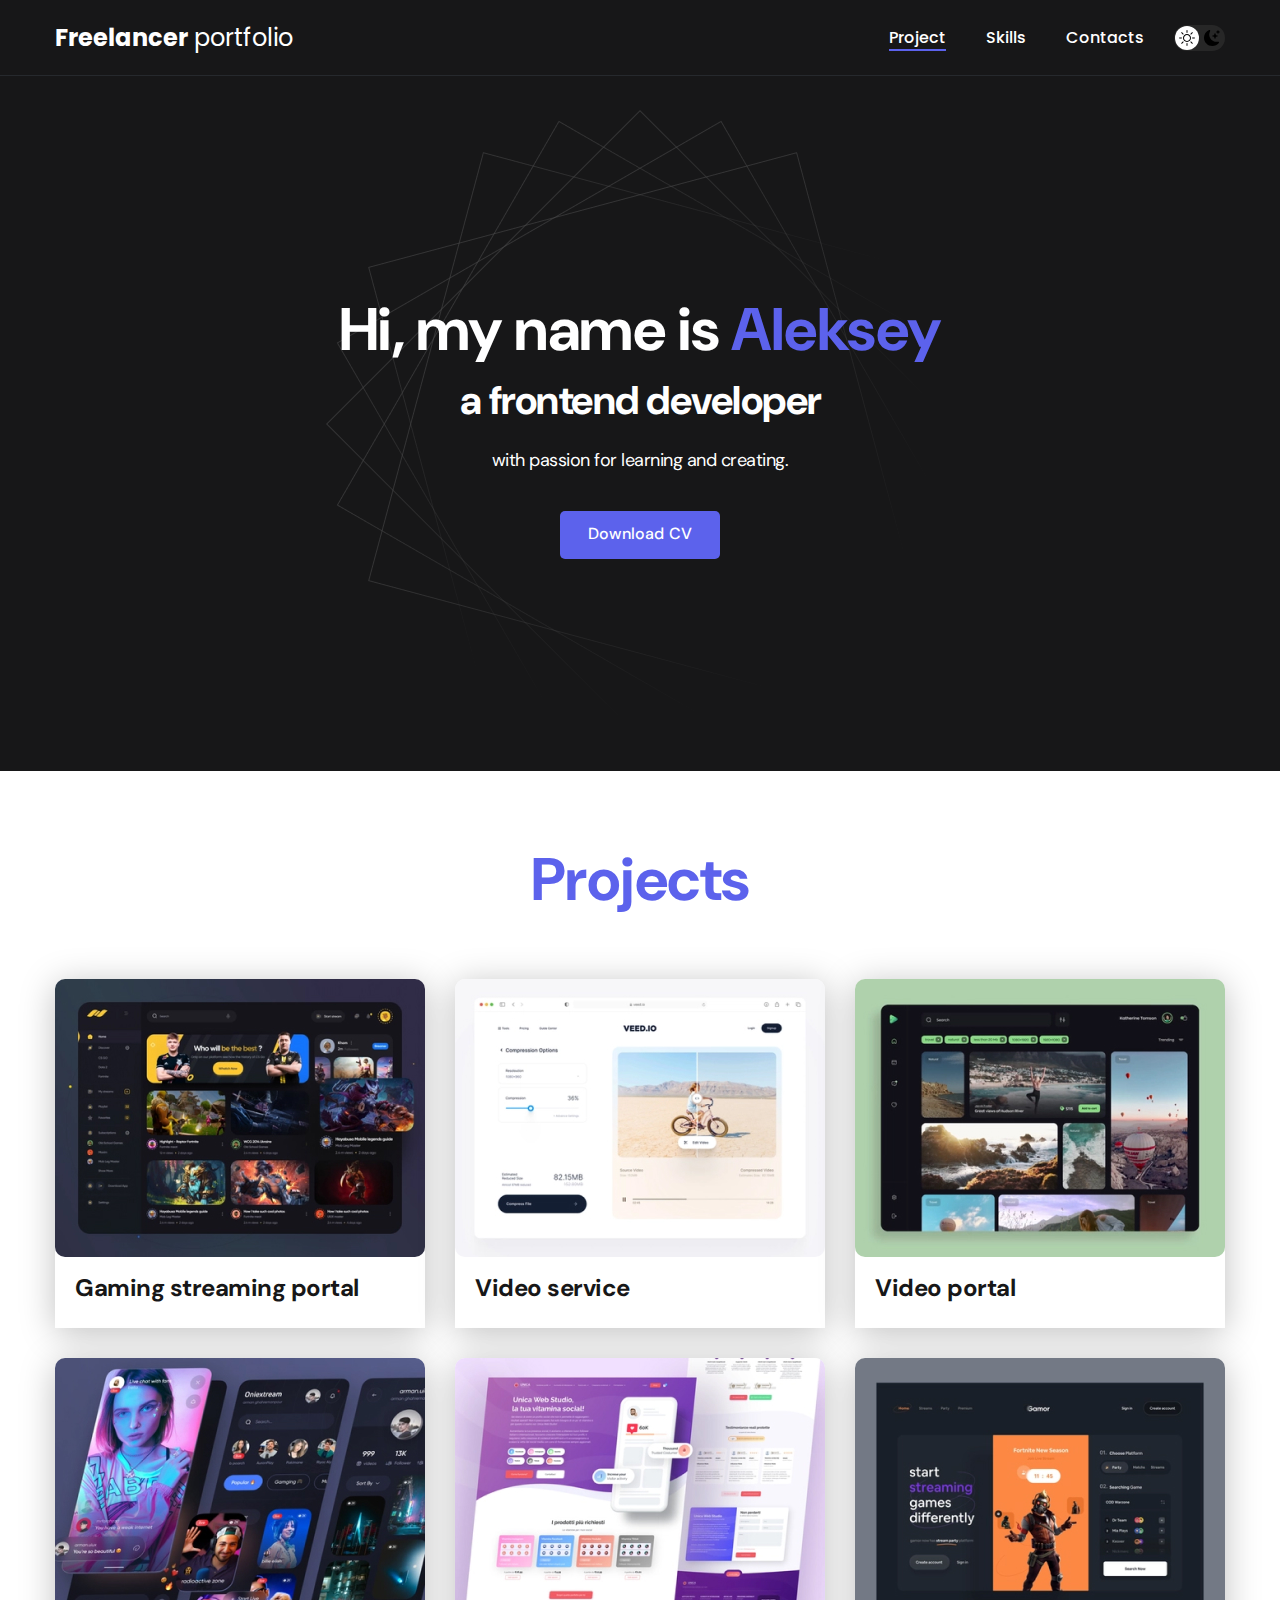
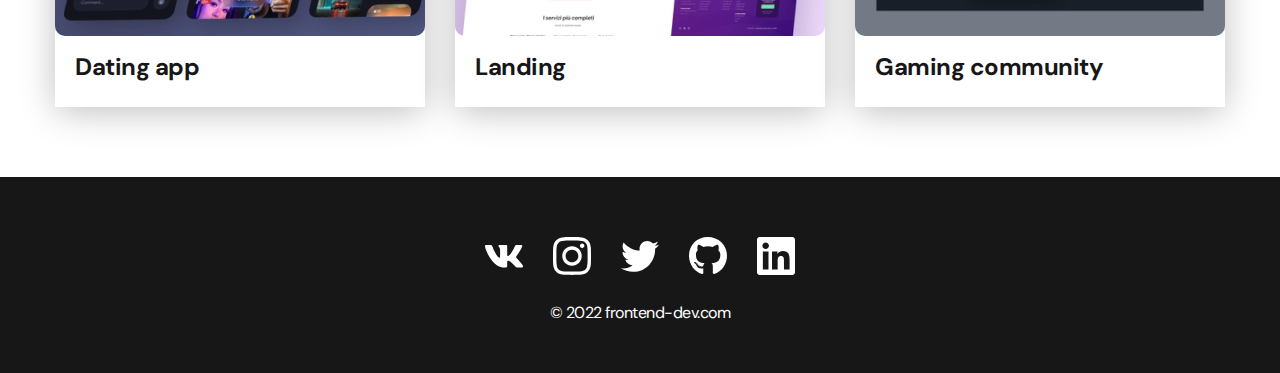
<file: index.html>
<!DOCTYPE html>
<html lang="ru">
<head>
    <meta charset="UTF-8">
    <meta http-equiv="X-UA-Compatible" content="IE=edge">
    <meta name="viewport" content="width=device-width, initial-scale=1.0">
    <title>Portfolio</title>
    <link rel="stylesheet" href="./css/main.css">

</head>
<body>
   <nav class="nav">
        <div class="container">
            <div class="nav-row">
                <a href="./index.html" class="logo"><strong>Freelancer</strong> portfolio</a>
                
                <button class="dark-mode-btn">
                    <img src="./img/icons/sun.svg" alt="light mode" class="dark-mode-btn__icon">
                    <img src="./img/icons/moon.svg" alt="dark mode" class="dark-mode-btn__icon">
                </button>

                <ul class="nav-list">
                    <li class="nav-list__item"><a href="./index.html" class="nav-list__link nav-list__link--active">Project</a></li>
                    <li class="nav-list__item"><a href="./skills.html" class="nav-list__link">Skills</a></li>
                    <li class="nav-list__item"><a href="./contacts.html" class="nav-list__link">Contacts</a></li>
                </ul>
            </div>
        </div>
   </nav>

   <header class="header">
            <div class="header__wrapper">
                    <h1 class="header__title">
                        <strong>Hi, my name is <em>Aleksey</em></strong><br>
                        a frontend developer
                    </h1>
                    <div class="header__text">
                        <p>with passion for learning and creating.</p>
                    </div>
                    <a href="#!" class="btn">Download CV</a>
            </div>
   </header>
   <main class="section">
        <div class="container">
            <h2 class="title-1 section-title">Projects</h2>
            <ul class="projects">
                <li class="project">
                    <a href="./project-page.html">
                        <img src="./img/projects/01.jpg" alt="" class="project__img">
                        <h3 class="project_title">Gaming streaming portal</h3>
                    </a>
                </li>
                <li class="project">
                    <a href="./project-page.html">
                        <img src="./img/projects/02.jpg" alt="" class="project__img">
                        <h3 class="project_title">Video service</h3>
                    </a>
                </li>
                <li class="project">
                    <a href="./project-page.html">
                        <img src="./img/projects/03.jpg" alt="" class="project__img">
                        <h3 class="project_title">Video portal</h3>
                    </a>
                </li>
                <li class="project">
                    <img src="./img/projects/04.jpg" alt="" class="project__img">
                    <h3 class="project_title">Dating app</h3>
                </li>
                <li class="project">
                    <img src="./img/projects/05.jpg" alt="" class="project__img">
                    <h3 class="project_title">Landing</h3>
                </li>
                <li class="project">
                    <img src="./img/projects/06.jpg" alt="" class="project__img">
                    <h3 class="project_title">Gaming community</h3>
                </li>
                
            </ul>

        </div>

   </main>
   <footer class="footer">
        <div class="container">
            <div class="footer__wrapper">
                <ul class="social">
                <li class="social__item">
                    <a href="#!"><img src="./img/icons/vk.svg" alt="vk-link"></a>
                </li>
                <li class="social__item">
                    <a href="#!"><img src="./img/icons/instagram.svg" alt="instagram-link"></a>
                </li>
                <li class="social__item">
                    <a href="#!"><img src="./img/icons/twitter.svg" alt="twitter-link"></a>
                </li>
                <li class="social__item">
                    <a href="#!"><img src="./img/icons/gitHub.svg" alt="gitHub-link"></a>
                </li>
                <li class="social__item">
                    <a href="#!"><img src="./img/icons/linkedIn.svg" alt="In-link"></a>
                </li>
                </ul>
                <div class="copyright">
                    <p>© 2022 frontend-dev.com</p>
                </div>
            </div>
        </div>

   </footer>

   <script src="./js/main.js"></script>
</body>
</html>
</file>
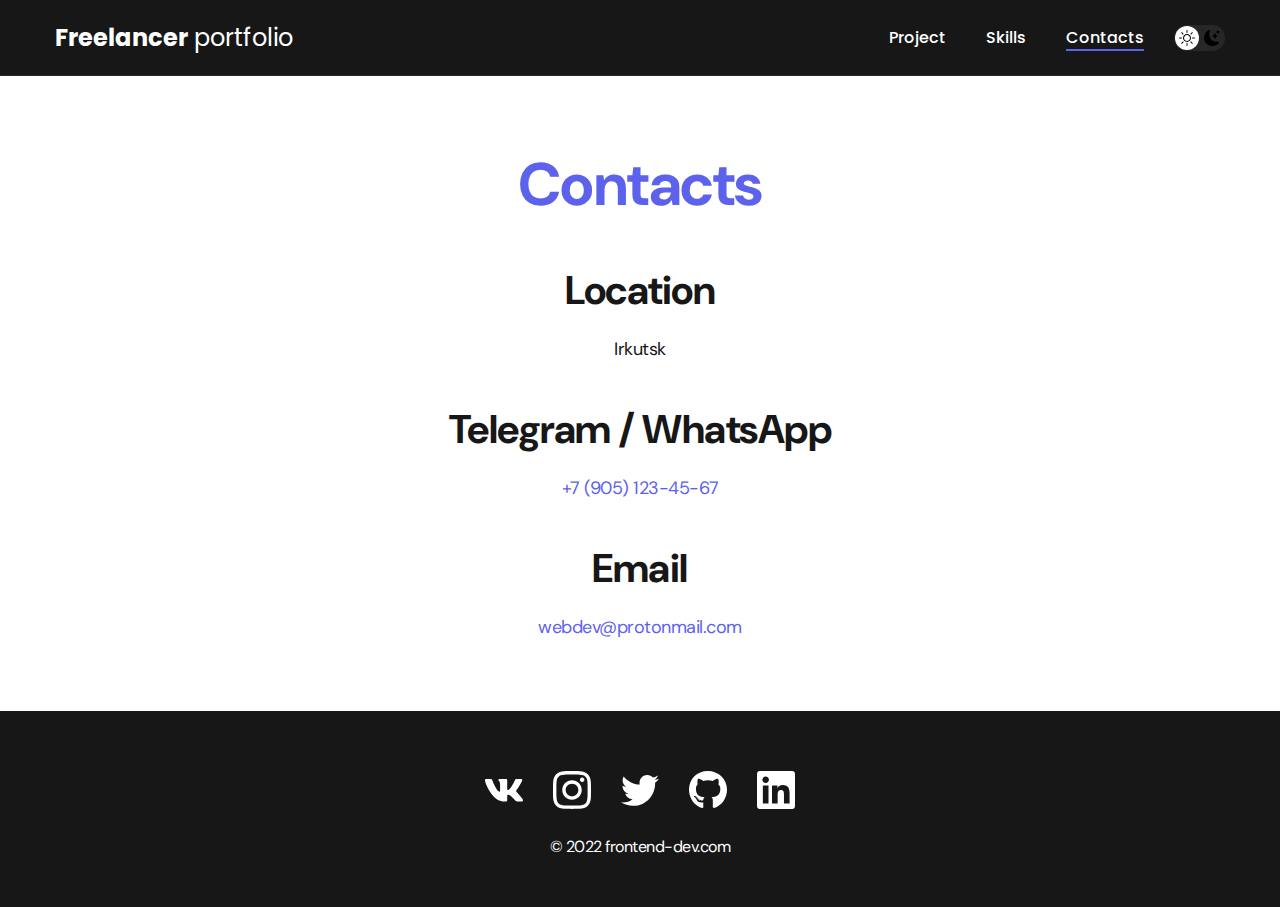
<file: contacts.html>
<!DOCTYPE html>
<html lang="ru">
<head>
    <meta charset="UTF-8">
    <meta http-equiv="X-UA-Compatible" content="IE=edge">
    <meta name="viewport" content="width=device-width, initial-scale=1.0">
    <title>Skills</title>
    <link rel="stylesheet" href="./css/main.css">

</head>
<body>
   <nav class="nav">
        <div class="container">
            <div class="nav-row">
                <a href="./index.html" class="logo"><strong>Freelancer</strong> portfolio</a>
                <button class="dark-mode-btn">
                    <img src="./img/icons/sun.svg" alt="light mode" class="dark-mode-btn__icon">
                    <img src="./img/icons/moon.svg" alt="dark mode" class="dark-mode-btn__icon">
                </button>
                <ul class="nav-list">
                    <li class="nav-list__item"><a href="./index.html" class="nav-list__link">Project</a></li>
                    <li class="nav-list__item"><a href="./skills.html" class="nav-list__link">Skills</a></li>
                    <li class="nav-list__item"><a href="./contacts.html" class="nav-list__link nav-list__link--active">Contacts</a></li>
                </ul>
            </div>
        </div>
   </nav>

 
   <main class="section">
        <div class="container">

            <h1   h1 class="title-1">Contacts</h1>
            <ul class="content-list">
                <li class="content-list__item">
                    <h2 class="title-2">Location</h2>
                    <p>Irkutsk</p>
                </li>
                <li class="content-list__item">
                    <h2 class="title-2">Telegram / WhatsApp</h2>
                    <p><a href="tel:+79051234567">+7 (905) 123-45-67</a></p>
                </li>
                <li class="content-list__item">
                    <h2 class="title-2">Email</h2>
                    <p><a href="mailto:webdev@protonmail.com">webdev@protonmail.com</a></p>
                </li>
            </ul>
            
                

            
        
        </div>

   </main>
   <footer class="footer">
        <div class="container">
            <div class="footer__wrapper">
                <ul class="social">
                <li class="social__item">
                    <a href="#!"><img src="./img/icons/vk.svg" alt="vk-link"></a>
                </li>
                <li class="social__item">
                    <a href="#!"><img src="./img/icons/instagram.svg" alt="instagram-link"></a>
                </li>
                <li class="social__item">
                    <a href="#!"><img src="./img/icons/twitter.svg" alt="twitter-link"></a>
                </li>
                <li class="social__item">
                    <a href="#!"><img src="./img/icons/gitHub.svg" alt="gitHub-link"></a>
                </li>
                <li class="social__item">
                    <a href="#!"><img src="./img/icons/linkedIn.svg" alt="In-link"></a>
                </li>
                </ul>
                <div class="copyright">
                    <p>© 2022 frontend-dev.com</p>
                </div>
            </div>
        </div>

   </footer>

   <script src="./js/main.js"></script>

</body>
</html>
</file>
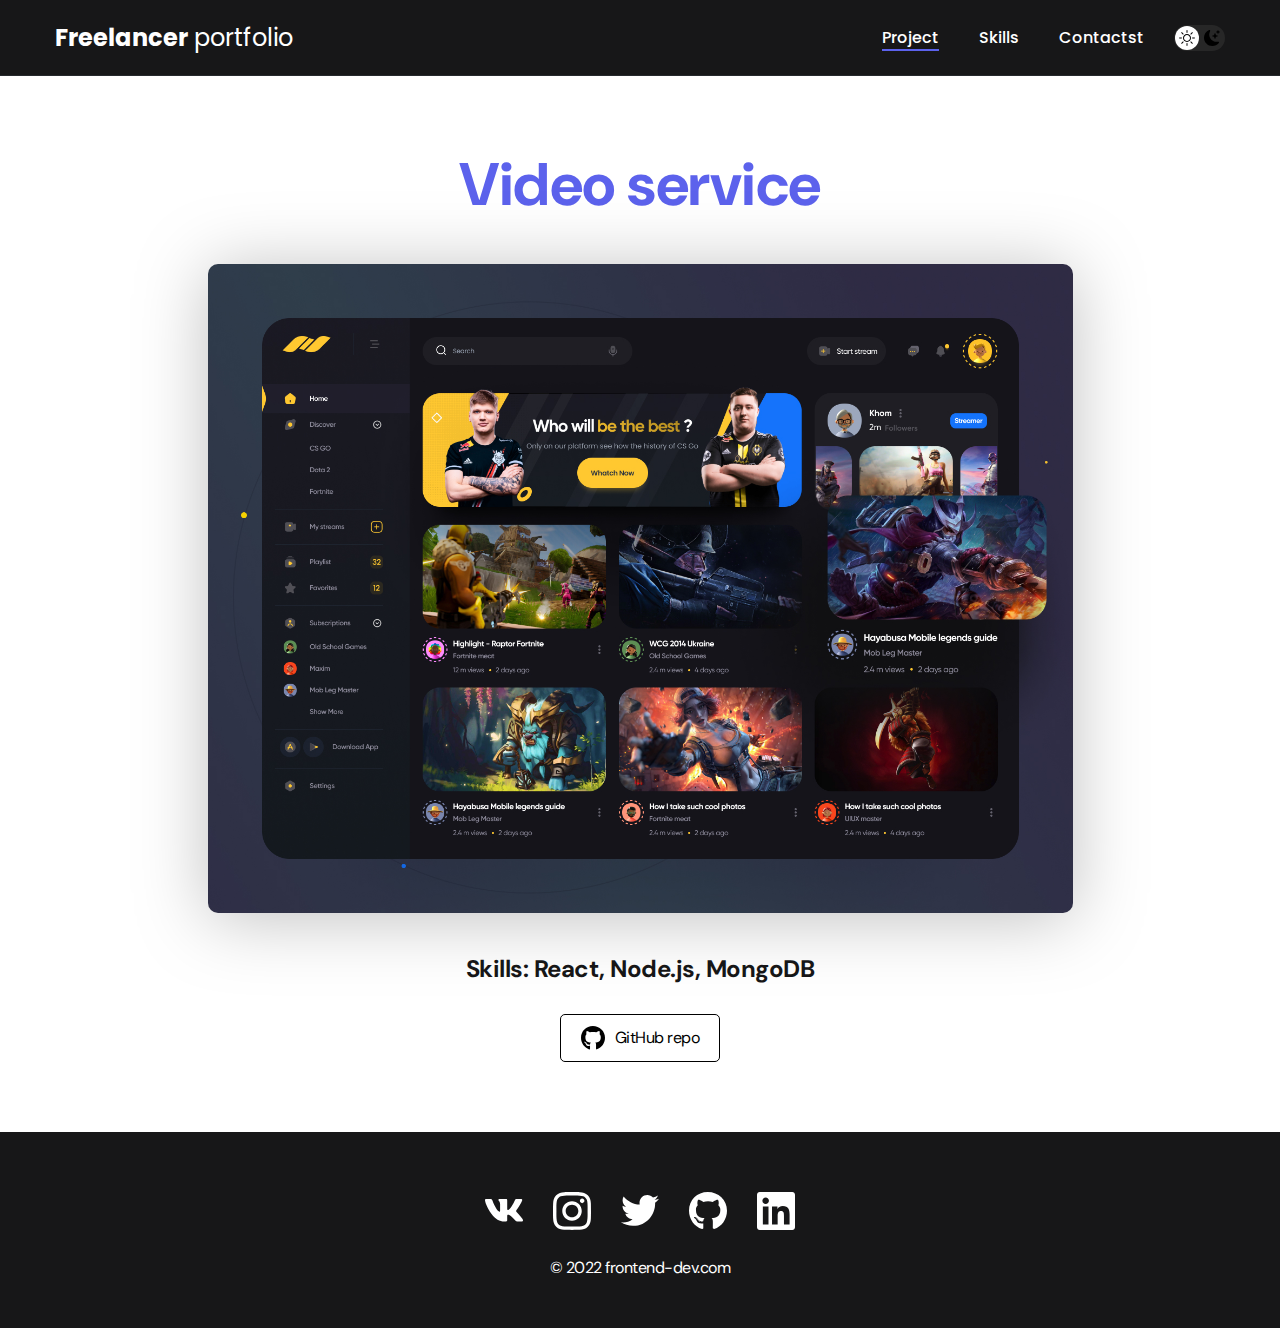
<file: project-page.html>
<!DOCTYPE html>
<html lang="ru">
<head>
    <meta charset="UTF-8">
    <meta http-equiv="X-UA-Compatible" content="IE=edge">
    <meta name="viewport" content="width=device-width, initial-scale=1.0">
    <title>Projects</title>
    <link rel="stylesheet" href="./css/main.css">

</head>
<body>
   <nav class="nav">
        <div class="container">
            <div class="nav-row">
                <a href="./index.html" class="logo"><strong>Freelancer</strong> portfolio</a>
                <button class="dark-mode-btn">
                    <img src="./img/icons/sun.svg" alt="light mode" class="dark-mode-btn__icon">
                    <img src="./img/icons/moon.svg" alt="dark mode" class="dark-mode-btn__icon">
                </button>
                <ul class="nav-list">
                    <li class="nav-list__item"><a href="./index.html" class="nav-list__link nav-list__link--active">Project</a></li>
                    <li class="nav-list__item"><a href="./skills.html" class="nav-list__link">Skills</a></li>
                    <li class="nav-list__item"><a href="./contacts.html" class="nav-list__link">Contactst</a></li>
                </ul>
            </div>
        </div>
   </nav>

 
   <main class="section">
        <div class="container">

            <div class="project-details">
                <h1   h1 class="title-1">Video service</h1>
                <img src="./img/projects/01-big.jpg" alt="" class="project-details__cover">
                
                <div class="project-details__desc">
                    <p>Skills: React, Node.js, MongoDB</p>
                </div>

                <a href="#!" class="btn-outline">
                    <img src="./img/icons/gitHub-black.svg" alt="">
                    GitHub repo
                </a>
                
            </div>
            

        </div>

   </main>
   <footer class="footer">
        <div class="container">
            <div class="footer__wrapper">
                <ul class="social">
                <li class="social__item">
                    <a href="#!"><img src="./img/icons/vk.svg" alt="vk-link"></a>
                </li>
                <li class="social__item">
                    <a href="#!"><img src="./img/icons/instagram.svg" alt="instagram-link"></a>
                </li>
                <li class="social__item">
                    <a href="#!"><img src="./img/icons/twitter.svg" alt="twitter-link"></a>
                </li>
                <li class="social__item">
                    <a href="#!"><img src="./img/icons/gitHub.svg" alt="gitHub-link"></a>
                </li>
                <li class="social__item">
                    <a href="#!"><img src="./img/icons/linkedIn.svg" alt="In-link"></a>
                </li>
                </ul>
                <div class="copyright">
                    <p>© 2022 frontend-dev.com</p>
                </div>
            </div>
        </div>

   </footer>

   <script src="./js/main.js"></script>

</body>
</html>
</file>
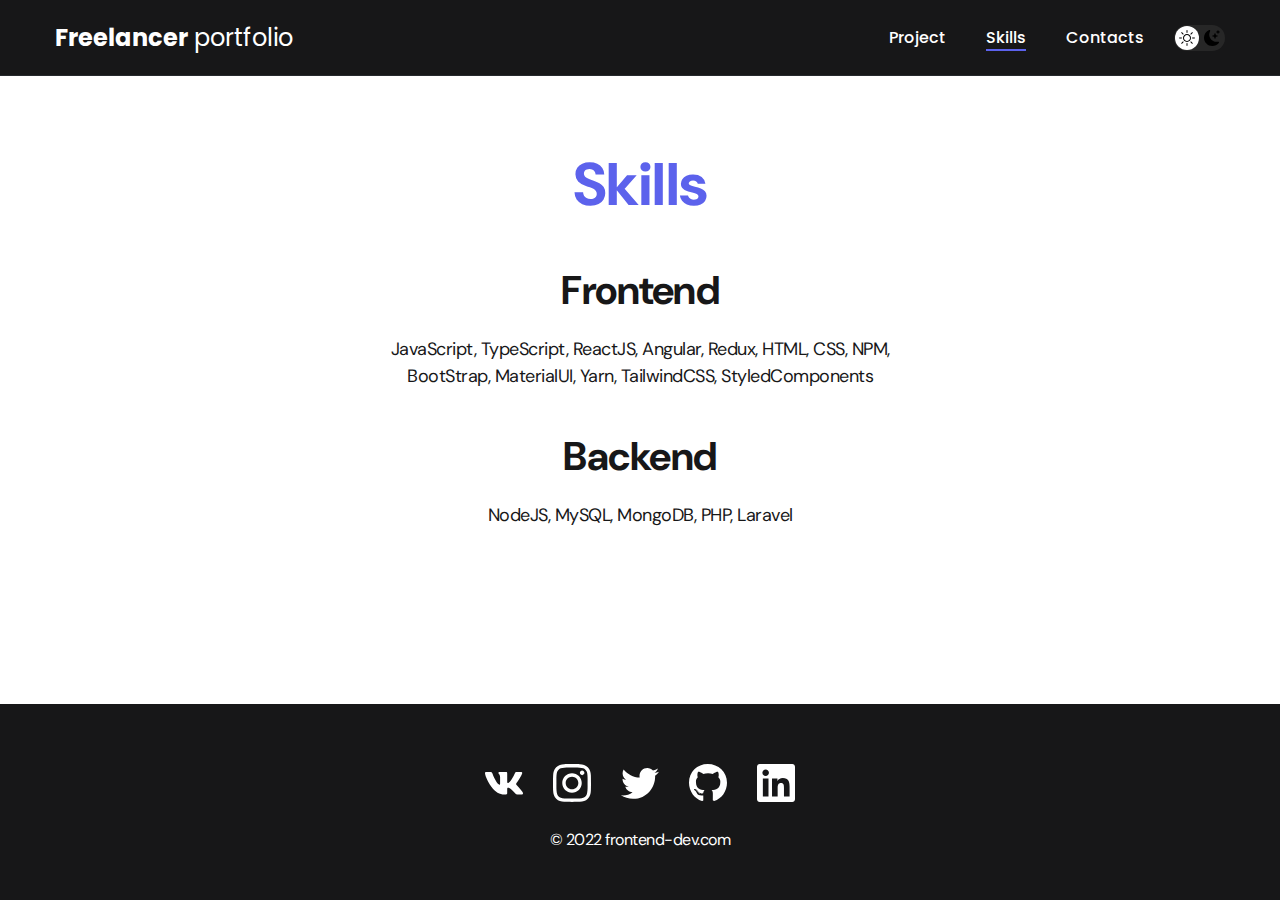
<file: skills.html>
<!DOCTYPE html>
<html lang="ru">
<head>
    <meta charset="UTF-8">
    <meta http-equiv="X-UA-Compatible" content="IE=edge">
    <meta name="viewport" content="width=device-width, initial-scale=1.0">
    <title>Skills</title>
    <link rel="stylesheet" href="./css/main.css">

</head>
<body>
   <nav class="nav">
        <div class="container">
            <div class="nav-row">
                <a href="./index.html" class="logo"><strong>Freelancer</strong> portfolio</a>
                <button class="dark-mode-btn">
                    <img src="./img/icons/sun.svg" alt="light mode" class="dark-mode-btn__icon">
                    <img src="./img/icons/moon.svg" alt="dark mode" class="dark-mode-btn__icon">
                </button>
                <ul class="nav-list">
                    <li class="nav-list__item"><a href="./index.html" class="nav-list__link">Project</a></li>
                    <li class="nav-list__item"><a href="./skills.html" class="nav-list__link nav-list__link--active">Skills</a></li>
                    <li class="nav-list__item"><a href="./contacts.html" class="nav-list__link">Contacts</a></li>
                </ul>
            </div>
        </div>
   </nav>

 
   <main class="section">
        <div class="container">

            <h1   h1 class="title-1">Skills</h1>
            <ul class="content-list">
                <li class="content-list__item">
                    <h2 class="title-2">Frontend </h2>
                    <p>JavaScript, TypeScript, ReactJS, Angular, Redux, HTML, CSS, NPM, BootStrap, MaterialUI, Yarn, TailwindCSS, StyledComponents</p></li>
                <li class="content-list__item">
                    <h2 class="title-2">Backend </h2>
                    <p>NodeJS, MySQL, MongoDB, PHP, Laravel</p></li>
            </ul>
            
                

            
        
        </div>

   </main>
   <footer class="footer">
        <div class="container">
            <div class="footer__wrapper">
                <ul class="social">
                <li class="social__item">
                    <a href="#!"><img src="./img/icons/vk.svg" alt="vk-link"></a>
                </li>
                <li class="social__item">
                    <a href="#!"><img src="./img/icons/instagram.svg" alt="instagram-link"></a>
                </li>
                <li class="social__item">
                    <a href="#!"><img src="./img/icons/twitter.svg" alt="twitter-link"></a>
                </li>
                <li class="social__item">
                    <a href="#!"><img src="./img/icons/gitHub.svg" alt="gitHub-link"></a>
                </li>
                <li class="social__item">
                    <a href="#!"><img src="./img/icons/linkedIn.svg" alt="In-link"></a>
                </li>
                </ul>
                <div class="copyright">
                    <p>© 2022 frontend-dev.com</p>
                </div>
            </div>
        </div>

   </footer>

   <script src="./js/main.js"></script>

</body>
</html>
</file>
<file: css/main.css>
@import url(./reset.css);
@import url('https://fonts.googleapis.com/css2?family=DM+Sans:wght@400;500;700&family=Poppins:wght@400;500;700&display=swap');

/*
font-family: 'DM Sans', sans-serif;
font-family: 'Poppins', sans-serif;
*/

:root {
    --blackpure: #000;
    --black: #171718;
    --black-border: #26292D;
    --white: #fff;
    --purple: #5C62EC;

    

    --dark-bg: var(--black);
    --dark-border: var(--black-border);
    --header-text: var(--white);
    --accent: var(--purple);

    /* light mode */
    --page-bg: var(--white);
    --text-color: var(--black);

    --title-1: var(--accent);

    --project-card-bg:var(--white);
    --project-card-text:var(--black);
    --box-shadow: 0px 5px 35px rgba(0, 0, 0, 0.25);
}

.dark {
    /* Dark mode */
    --page-bg: #252526;
    --text-color: var(--white);

    --title-1: var(--white);    

    --project-card-bg:var(--black);
    --project-card-text:var(--white);
    --box-shadow: 0px 5px 35px rgba(0, 0, 0, 0.8);
}


html, body{
    display: flex;
    flex-direction: column;
    min-height: 100vh;

    font-family: 'DM Sans', sans-serif;
    letter-spacing: -0.5px;
    
    
    /* Color mode */
    background-color: var(--page-bg);
    color: var(--text-color);
}

.container{
    margin: 0 auto;
    padding: 0 15px;
    max-width: 1200px;
}

.none {
    display: none !important;
}

.title-1 {
    margin-bottom: 40px;
    font-size: 60px;
    font-weight: 700;
    line-height: 1.3;
    color: var(--title-1);

    text-align: center;

}

.title-2 {
    margin-bottom: 20px;

    font-size: 40px;
    line-height: 1.3;
    font-weight: 700;
    

}

.section {
    padding: 70px 0;
}




/* nav */
.nav {
    background-color: var(--dark-bg);
    border-bottom: 1px solid var(--dark-border);
    color: var(--header-text);
    padding: 20px 0;
    letter-spacing: normal;

}
.nav-row{
    display: flex;
    justify-content: flex-end;
    align-items: center ;
    column-gap: 30px;
    row-gap: 20px;
    flex-wrap: wrap;
}

.logo{
    margin-right: auto;
    color:var(--header-text);
    font-size: 24px;
    font-family: 'Poppins', sans-serif;
}
.logo strong{
    font-weight: 700;
}

.nav-list {
    display: flex;
    flex-wrap: wrap;
    row-gap: 10px;
    align-items: center;
    column-gap: 40px ;
    font-size: 16px;
    font-weight: 500;
    font-family: 'Poppins', sans-serif;
}


.nav-list__link {
    color:var(--header-text);
    transition: opacity 0.2s ease-in;
}

.nav-list__link:hover{
    opacity: 0.8;
}

.nav-list__link--active{
    position: relative;
}
.nav-list__link--active::before{
    content: "";
    
    position: absolute;
    left: 0;
    top: 100%;

    display: block;
    height: 2px;
    width: 100%;
    background-color: var(--accent);
}

/* Dark mode button */

.dark-mode-btn {
    order: 9;

    position: relative;
    display: flex;
    justify-content: space-between;

    width: 51px;
    height: 26px;
    padding: 5px 5px;

    border-radius: 50px;
    background-color: #272727;
}
.dark-mode-btn::before{
    position: absolute;
    top: 1px;
    left: 1px;
    content: "";

    display: block;
    width: 24px;
    height: 24px;

    border-radius: 50%;
    background-color: white;

    transition: left 0.2s ease-in;
}

.dark-mode-btn--active::before {
    left: 26px;
}

.dark-mode-btn__icon {
    position: relative;
    z-index: 9;
}



/* Header */
.header {
    min-height: 695px;
    padding: 40px 0 ;

    display: flex;
    justify-content: center;
    align-items: center;

    background-color: var(--dark-bg);
    background-image: url('./../img/header-bg.png');
    background-repeat: no-repeat;
    background-size: auto;
    background-position:center center;

    color:var(--header-text);
    text-align: center;
}

.header__wrapper {
    padding: 0 15px;
    max-width: 660px;
}

.header__title {
    font-size: 40px;
    font-weight: 700;
    margin-bottom: 20px;
    line-height: 1.4;
}
.header__title strong {
    font-size: 60px;
    font-weight: 700;
}
.header__title em {
    font-style: normal;
    color: var(--accent);
}

.header__text {
    margin-bottom: 40px;
    font-size: 18px;
    line-height: 1.33333;
}

.header__text p + p{
    margin-top: 1em;
}


.btn {
    display: inline-block;
    height: 48px;
    padding: 12px 28px;
    
    border-radius: 5px;
    background-color: var(--accent);
    color: var(--white);
    letter-spacing: 0.15px;
    font-size: 16px;
    font-weight: 500;

    transition: 0.2s ease-in;
}
.btn:hover{
    opacity: 0.8;
}
.btn:active{
    position:relative;
    top:1px;
}
/* btn-outline */

.btn-outline{

    display: flex;
    column-gap: 10px;
    align-items: center;

    height: 48px;
    padding: 12px 20px;
    border-radius: 5px;
    background-color: var(--white);
    border: 1px solid black;
    color: #000;

    transition: 0.2s ease-in;
}

.btn-outline:hover{
    opacity: 0.8;
}
.btn-outline:active{
    position:relative;
    top:1px;
}



/* Projects */

.section-title{
    margin-bottom: 60px;
}


.projects {
    display: flex;
    flex-wrap: wrap;
    justify-content: center;
    column-gap: 30px;
    row-gap: 30px;
    align-items: center;
    
}

.project {
    max-width: 370px;
    background-color: var(--project-card-bg);
    box-shadow: var(--box-shadow);
    border-radius: 10px;

    
}

.project__img {
    border-radius: 10px;
}

.project_title {
    padding: 15px 20px 25px;
    font-weight: 700;
    font-size: 24px;
    line-height: 1.3;
    color: var(--project-card-text);
    background-color: var(--project-card-bg);
}   

/* project-details */

.project-details {
    margin: 0 auto;
    max-width: 865px;

    display: flex;
    flex-direction: column;
    align-items: center;
    text-align: center;
}

.project-details__cover {
    max-width: 100%;
    margin-bottom: 40px;
    filter: drop-shadow(0px 5px 35px rgba(0, 0, 0, 0.25));
    border-radius: 10px;
}

.project-details__desc {
    margin-bottom: 30px;

    font-weight: 700;
    font-size: 24px;
    line-height: 1.3;
}

/* Content list */
.content-list {
    margin: 0 auto;
    max-width: 570px;
    display: flex;
    flex-direction: column;
    align-items: center;
    row-gap: 40px;
    text-align: center;
}
.content-list a{
    color: var(--accent)
}
.content-list__item {
    font-size: 18px;
    line-height: 1.5;
}
.content-list__item p + p {
    margin-top: 0.5em;
}







/* Footer */
.footer {
    margin-top: auto;
    padding: 60px 0 50px;
    background-color: var(--dark-bg);
    color: var(--header-text);
}
.footer__wrapper{
    display: flex;
    flex-direction: column;
    align-items: center;
    row-gap: 27px;
}


.social {
    display: flex;
    column-gap: 30px;
    align-items: center;
}

.social__item {

}

.copyright {
    font-size: 16px;

}
.copyright p + p{
    margin-top: 0.5em;
}

@media (max-width:628px) {

    /* header */
    .header {
        min-height: unset;
    }
    
    .header__title{
        font-size: 30px;
    }

    .header__title strong{
        font-size: 40px;
    }

    /* nav */

    .nav-row {
        justify-content: space-between;
    }
    .dark-mode-btn {
        order: 0;
    }


    /* General */

    .section{
        padding: 40px 0;
    }
    .title-1{
        font-size: 40px;
    }

    .title-2{
        margin-bottom: 10px;
        font-size: 30px;
    }

    .section-title{
        margin-bottom: 30px;
    }
    
    .project_title {

        font-size: 20px;

    }

    .project-details__desc{
        font-size: 22px;
        margin-bottom: 20px;
    }

    .content-list{
        row-gap: 20px;
    }
    
    .content-list__item{
        font-size: 16px;
    }
    /* footer */

    .footer{
        padding: 40px 0 30px;

    }
    .footer__wrapper{
        row-gap: 20px;
    }

    .social{
        column-gap: 20px;
    }
    
    .social__item{
        width: 28px;
    }

}
</file>
